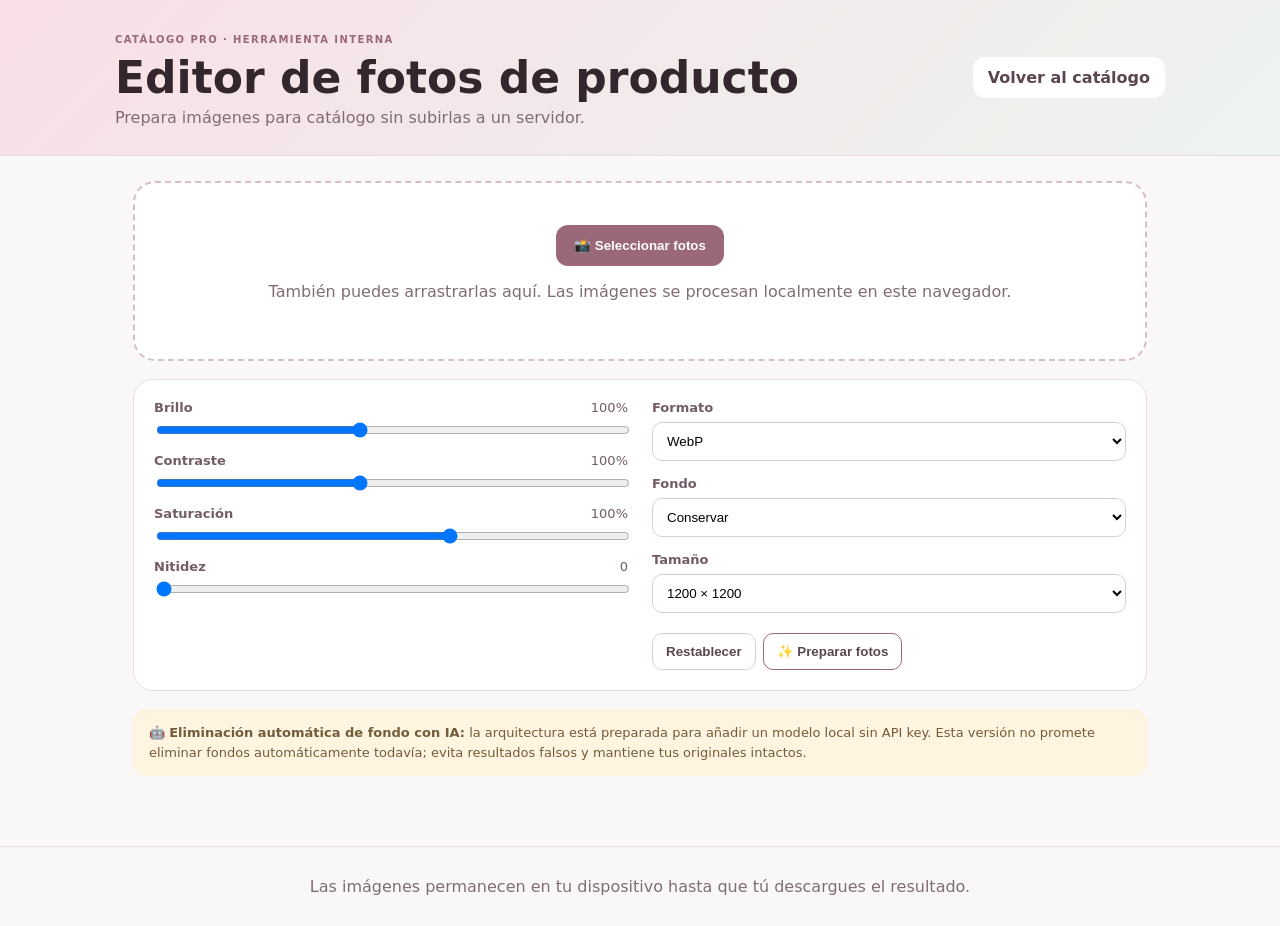
<file: editor-fotos/index.html>
<!doctype html><html lang="es"><head><meta charset="utf-8"><meta name="viewport" content="width=device-width,initial-scale=1"><meta name="description" content="Editor local de fotografías para catálogos."><title>Editor de fotos · Catálogo Pro</title><link rel="stylesheet" href="style.css"></head><body><header><div><span>CATÁLOGO PRO · HERRAMIENTA INTERNA</span><h1>Editor de fotos de producto</h1><p>Prepara imágenes para catálogo sin subirlas a un servidor.</p></div><a href="../">Volver al catálogo</a></header><main><section class="drop" id="drop"><input id="files" type="file" accept="image/jpeg,image/png,image/webp" multiple hidden><button id="pick">📸 Seleccionar fotos</button><p>También puedes arrastrarlas aquí. Las imágenes se procesan localmente en este navegador.</p></section><section class="controls"><div><label>Brillo <output id="brightnessOut">100%</output><input id="brightness" type="range" min="70" max="140" value="100"></label><label>Contraste <output id="contrastOut">100%</output><input id="contrast" type="range" min="70" max="140" value="100"></label><label>Saturación <output id="saturationOut">100%</output><input id="saturation" type="range" min="0" max="160" value="100"></label><label>Nitidez <output id="sharpnessOut">0</output><input id="sharpness" type="range" min="0" max="3" value="0"></label></div><div><label>Formato<select id="format"><option value="image/webp">WebP</option><option value="image/jpeg">JPG</option><option value="image/png">PNG</option></select></label><label>Fondo<select id="background"><option value="original">Conservar</option><option value="white">Blanco</option><option value="transparent">Transparente</option></select></label><label>Tamaño<select id="size"><option value="1200">1200 × 1200</option><option value="1000">1000 × 1000</option><option value="800">800 × 800</option><option value="original">Original</option></select></label><button id="reset">Restablecer</button><button id="process" class="primary">✨ Preparar fotos</button></div></section><div class="note">🤖 <b>Eliminación automática de fondo con IA:</b> la arquitectura está preparada para añadir un modelo local sin API key. Esta versión no promete eliminar fondos automáticamente todavía; evita resultados falsos y mantiene tus originales intactos.</div><section id="gallery" class="gallery"></section></main><footer>Las imágenes permanecen en tu dispositivo hasta que tú descargues el resultado.</footer><script src="app.js"></script></body></html>
</file>
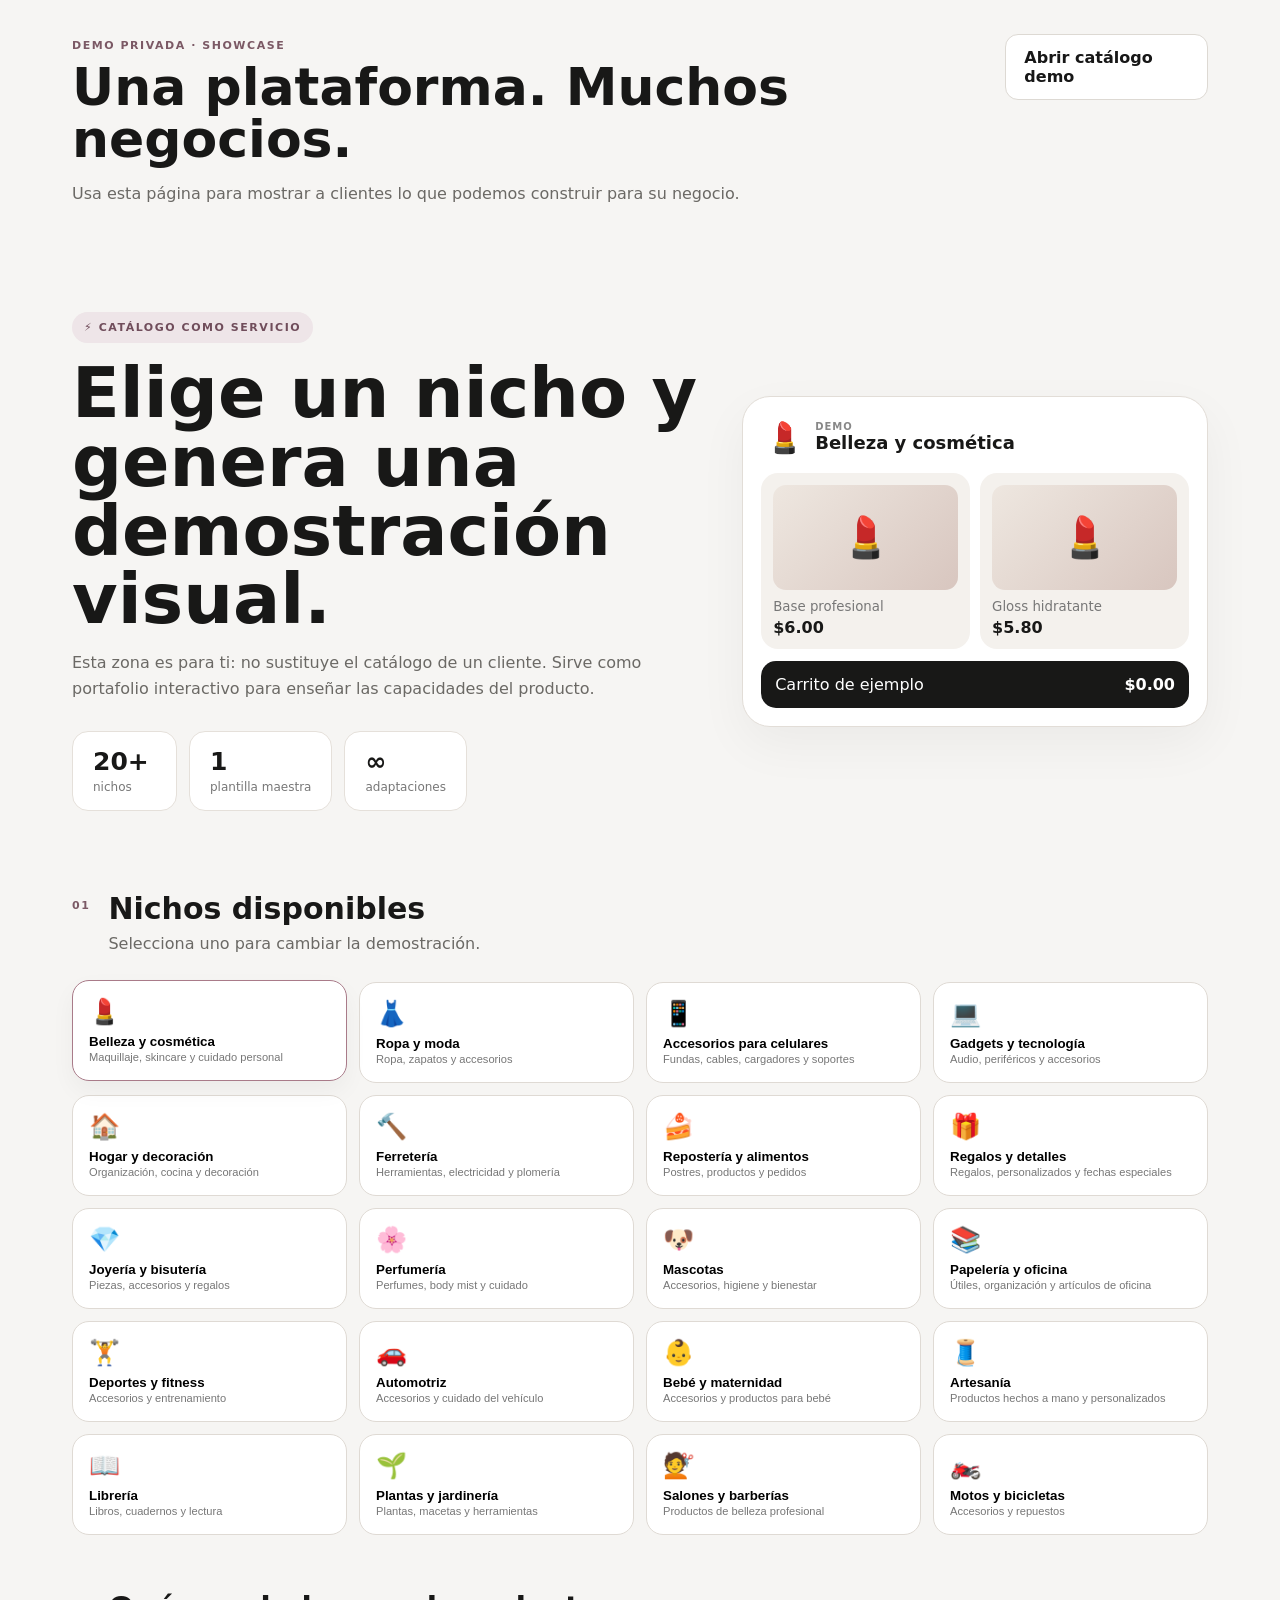
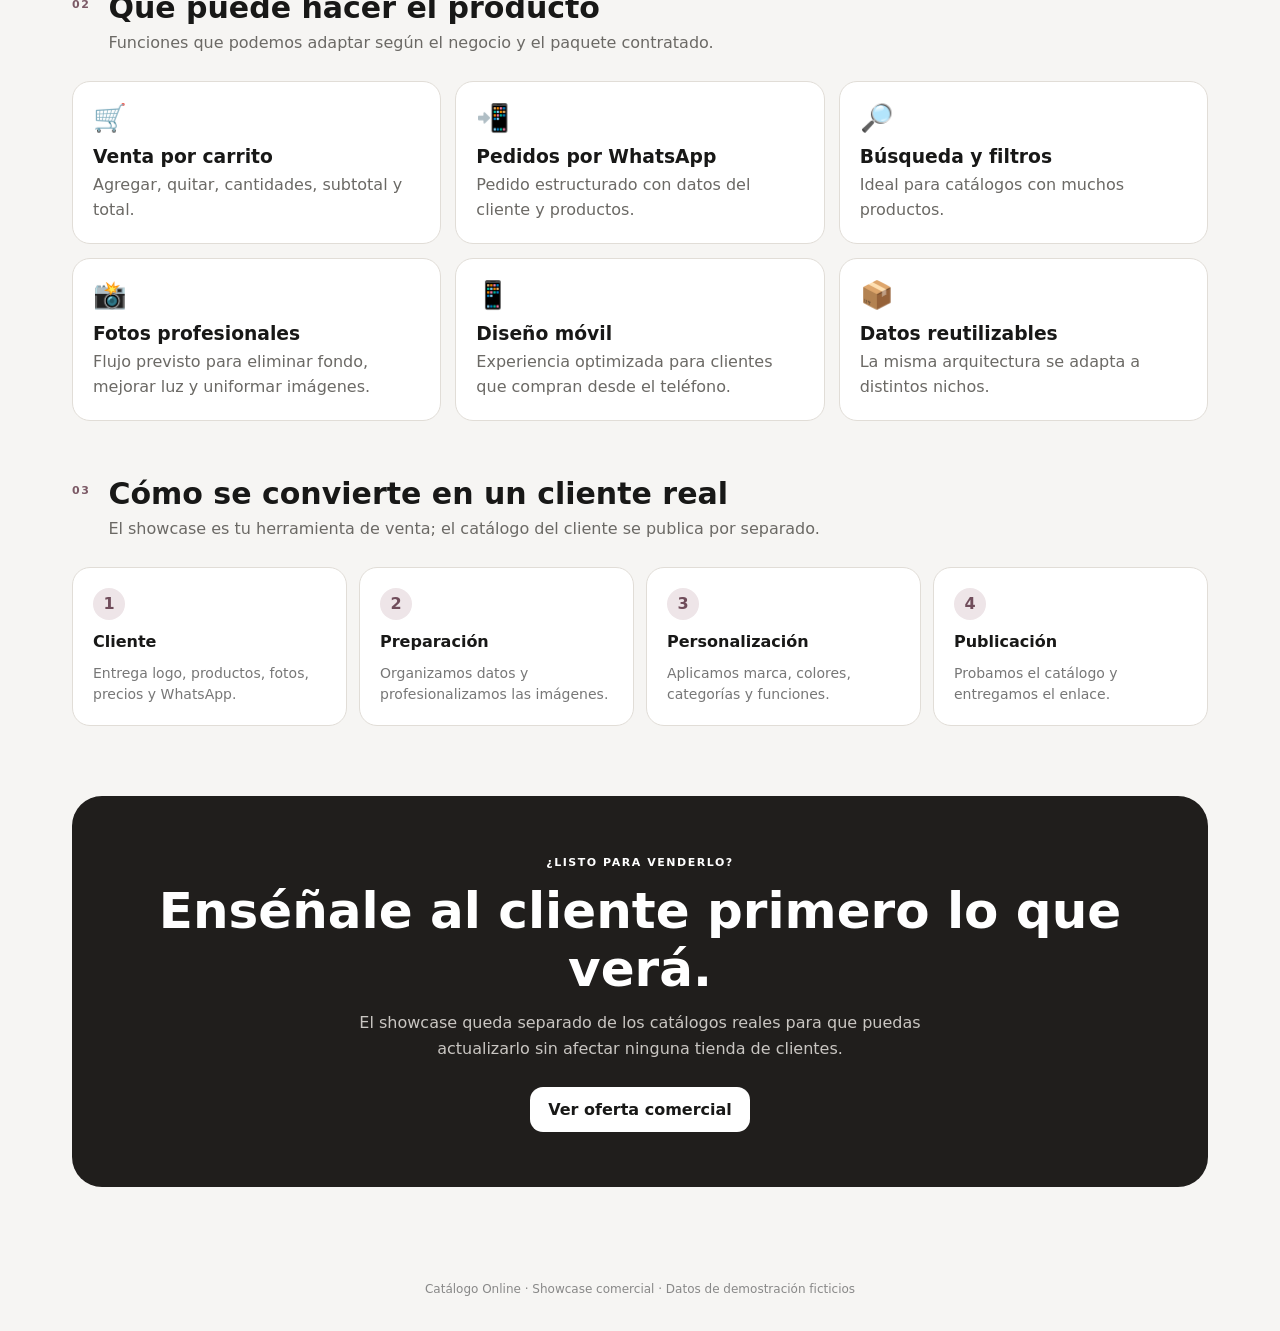
<file: showcase/index.html>
<!doctype html>
<html lang="es"><head><meta charset="utf-8"><meta name="viewport" content="width=device-width,initial-scale=1"><meta name="description" content="Showcase de Catálogo Online: demuestra cómo una misma plataforma se adapta a distintos negocios."><title>Catálogo Online · Showcase</title><link rel="stylesheet" href="style.css"></head><body>
<header class="top"><div><span class="eyebrow">DEMO PRIVADA · SHOWCASE</span><h1>Una plataforma. Muchos negocios.</h1><p>Usa esta página para mostrar a clientes lo que podemos construir para su negocio.</p></div><a class="btn ghost" href="../">Abrir catálogo demo</a></header>
<main>
<section class="hero"><div><span class="pill">⚡ CATÁLOGO COMO SERVICIO</span><h2>Elige un nicho y genera una demostración visual.</h2><p>Esta zona es para ti: no sustituye el catálogo de un cliente. Sirve como portafolio interactivo para enseñar las capacidades del producto.</p><div class="stats"><div><b>20+</b><span>nichos</span></div><div><b>1</b><span>plantilla maestra</span></div><div><b>∞</b><span>adaptaciones</span></div></div></div><div class="preview" id="preview"><div class="preview-head"><span id="previewIcon">💄</span><div><small>DEMO</small><strong id="previewName">Belleza & Cosmética</strong></div></div><div class="mini-grid" id="miniGrid"></div><div class="preview-total"><span>Carrito de ejemplo</span><b id="previewTotal">$0.00</b></div></div></section>
<section class="section"><div class="section-title"><span>01</span><div><h2>Nichos disponibles</h2><p>Selecciona uno para cambiar la demostración.</p></div></div><div class="niches" id="niches"></div></section>
<section class="section capabilities"><div class="section-title"><span>02</span><div><h2>Qué puede hacer el producto</h2><p>Funciones que podemos adaptar según el negocio y el paquete contratado.</p></div></div><div class="cap-grid"><article><b>🛒</b><h3>Venta por carrito</h3><p>Agregar, quitar, cantidades, subtotal y total.</p></article><article><b>📲</b><h3>Pedidos por WhatsApp</h3><p>Pedido estructurado con datos del cliente y productos.</p></article><article><b>🔎</b><h3>Búsqueda y filtros</h3><p>Ideal para catálogos con muchos productos.</p></article><article><b>📸</b><h3>Fotos profesionales</h3><p>Flujo previsto para eliminar fondo, mejorar luz y uniformar imágenes.</p></article><article><b>📱</b><h3>Diseño móvil</h3><p>Experiencia optimizada para clientes que compran desde el teléfono.</p></article><article><b>📦</b><h3>Datos reutilizables</h3><p>La misma arquitectura se adapta a distintos nichos.</p></article></div></section>
<section class="section process"><div class="section-title"><span>03</span><div><h2>Cómo se convierte en un cliente real</h2><p>El showcase es tu herramienta de venta; el catálogo del cliente se publica por separado.</p></div></div><div class="steps"><div><b>1</b><strong>Cliente</strong><span>Entrega logo, productos, fotos, precios y WhatsApp.</span></div><div><b>2</b><strong>Preparación</strong><span>Organizamos datos y profesionalizamos las imágenes.</span></div><div><b>3</b><strong>Personalización</strong><span>Aplicamos marca, colores, categorías y funciones.</span></div><div><b>4</b><strong>Publicación</strong><span>Probamos el catálogo y entregamos el enlace.</span></div></div></section>
<section class="cta"><span>¿LISTO PARA VENDERLO?</span><h2>Enséñale al cliente primero lo que verá.</h2><p>El showcase queda separado de los catálogos reales para que puedas actualizarlo sin afectar ninguna tienda de clientes.</p><a class="btn" href="../ventas/">Ver oferta comercial</a></section>
</main><footer>Catálogo Online · Showcase comercial · Datos de demostración ficticios</footer><script src="app.js"></script></body></html>
</file>
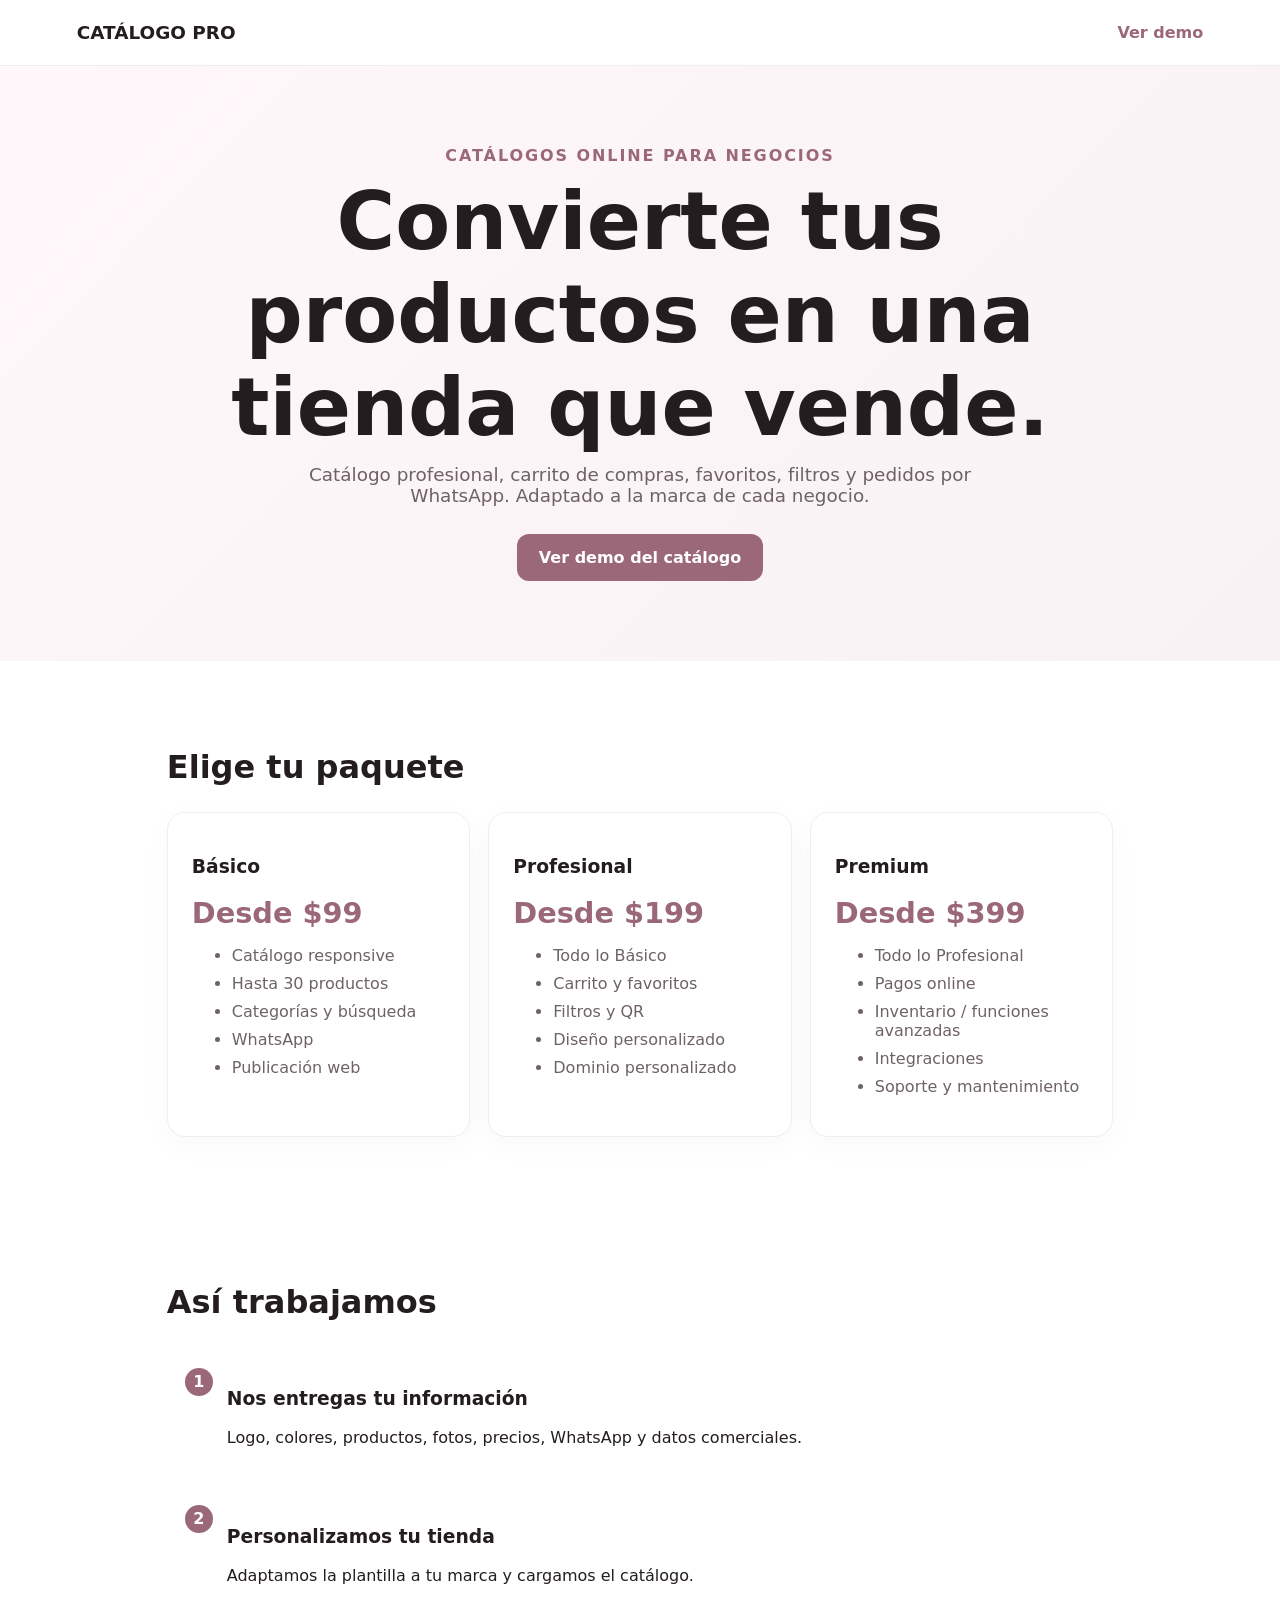
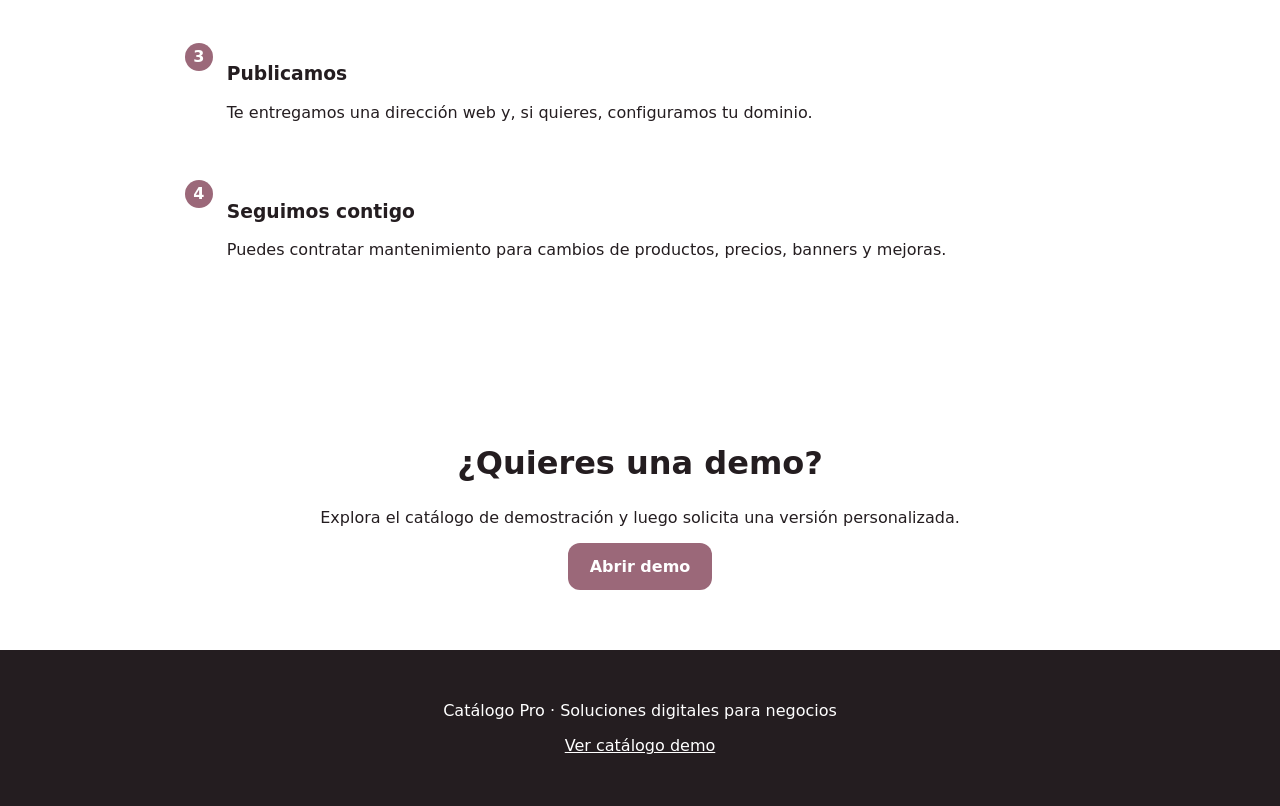
<file: ventas/index.html>
<!doctype html><html lang="es"><head><meta charset="utf-8"><meta name="viewport" content="width=device-width,initial-scale=1"><meta name="description" content="Catálogos online profesionales para negocios."><title>Catálogo Pro — Tu tienda online</title><style>:root{--p:#9b6879;--ink:#241d20;--muted:#6d6267}*{box-sizing:border-box}body{margin:0;font-family:system-ui,-apple-system,sans-serif;color:var(--ink);background:#fff}header{padding:22px 6%;display:flex;justify-content:space-between;align-items:center;border-bottom:1px solid #eee}header strong{font-size:1.15rem}header a{color:var(--p);font-weight:700;text-decoration:none}.hero{padding:80px 6%;text-align:center;background:linear-gradient(135deg,#fff7f9,#f8f2f4)}.eyebrow{color:var(--p);font-weight:800;letter-spacing:.12em}.hero h1{font-size:clamp(2.3rem,7vw,5rem);margin:10px auto;max-width:900px}.hero p{font-size:1.15rem;color:var(--muted);max-width:680px;margin:0 auto 28px}.cta{display:inline-block;padding:14px 22px;border-radius:12px;background:var(--p);color:#fff;text-decoration:none;font-weight:800}.wrap{max-width:1100px;margin:auto;padding:60px 6%}h2{font-size:2rem}.grid{display:grid;grid-template-columns:repeat(auto-fit,minmax(220px,1fr));gap:18px}.card{padding:24px;border:1px solid #eee;border-radius:18px;background:#fff;box-shadow:0 8px 30px #00000008}.price{font-size:1.8rem;font-weight:900;color:var(--p)}li{margin:9px 0;color:var(--muted)}.steps{counter-reset:s}.step{position:relative;padding:22px 22px 22px 60px}.step:before{counter-increment:s;content:counter(s);position:absolute;left:18px;top:20px;width:28px;height:28px;border-radius:50%;background:var(--p);color:#fff;text-align:center;line-height:28px;font-weight:800}footer{text-align:center;padding:35px;background:#241d20;color:#fff}footer a{color:#fff}</style></head><body><header><strong>CATÁLOGO PRO</strong><a href="../">Ver demo</a></header><section class="hero"><div class="eyebrow">CATÁLOGOS ONLINE PARA NEGOCIOS</div><h1>Convierte tus productos en una tienda que vende.</h1><p>Catálogo profesional, carrito de compras, favoritos, filtros y pedidos por WhatsApp. Adaptado a la marca de cada negocio.</p><a class="cta" href="../">Ver demo del catálogo</a></section><section class="wrap"><h2>Elige tu paquete</h2><div class="grid"><article class="card"><h3>Básico</h3><div class="price">Desde $99</div><ul><li>Catálogo responsive</li><li>Hasta 30 productos</li><li>Categorías y búsqueda</li><li>WhatsApp</li><li>Publicación web</li></ul></article><article class="card"><h3>Profesional</h3><div class="price">Desde $199</div><ul><li>Todo lo Básico</li><li>Carrito y favoritos</li><li>Filtros y QR</li><li>Diseño personalizado</li><li>Dominio personalizado</li></ul></article><article class="card"><h3>Premium</h3><div class="price">Desde $399</div><ul><li>Todo lo Profesional</li><li>Pagos online</li><li>Inventario / funciones avanzadas</li><li>Integraciones</li><li>Soporte y mantenimiento</li></ul></article></div></section><section class="wrap"><h2>Así trabajamos</h2><div class="steps"><div class="step"><h3>Nos entregas tu información</h3><p>Logo, colores, productos, fotos, precios, WhatsApp y datos comerciales.</p></div><div class="step"><h3>Personalizamos tu tienda</h3><p>Adaptamos la plantilla a tu marca y cargamos el catálogo.</p></div><div class="step"><h3>Publicamos</h3><p>Te entregamos una dirección web y, si quieres, configuramos tu dominio.</p></div><div class="step"><h3>Seguimos contigo</h3><p>Puedes contratar mantenimiento para cambios de productos, precios, banners y mejoras.</p></div></div></section><section class="wrap" style="text-align:center"><h2>¿Quieres una demo?</h2><p>Explora el catálogo de demostración y luego solicita una versión personalizada.</p><a class="cta" href="../">Abrir demo</a></section><footer><p>Catálogo Pro · Soluciones digitales para negocios</p><p><a href="../">Ver catálogo demo</a></p></footer></body></html>
</file>
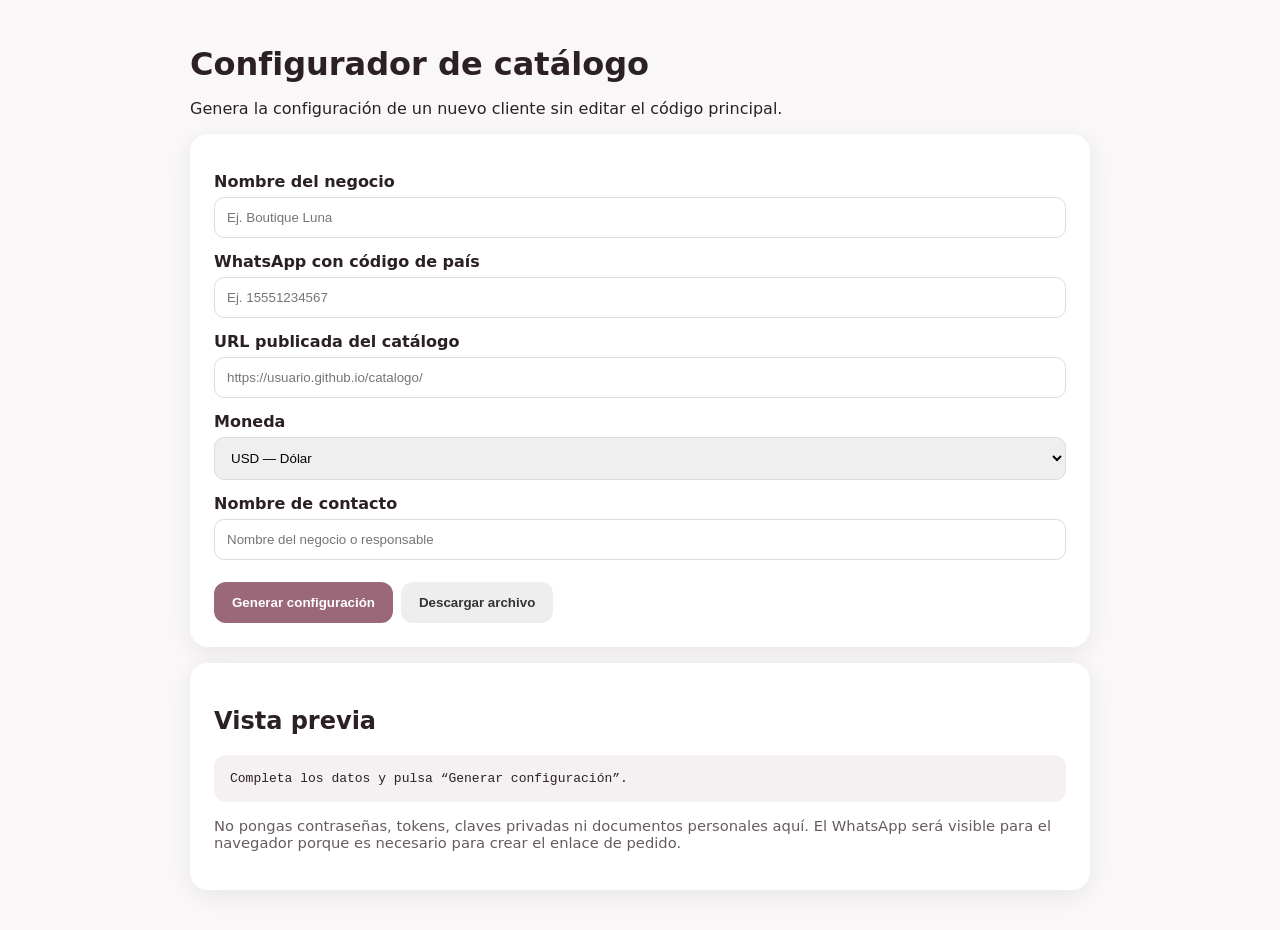
<file: configurador.html>
<!doctype html>
<html lang="es"><head><meta charset="utf-8"><meta name="viewport" content="width=device-width,initial-scale=1"><title>Configurador — Catálogo Comercial</title><style>body{font-family:system-ui,sans-serif;max-width:900px;margin:auto;padding:24px;background:#faf7f8;color:#2b2024}h1{margin-bottom:6px}.card{background:#fff;padding:24px;border-radius:18px;margin:16px 0;box-shadow:0 6px 24px #00000012}label{display:block;margin:14px 0;font-weight:700}input,select{width:100%;box-sizing:border-box;padding:12px;border:1px solid #ddd;border-radius:10px;margin-top:6px}button{border:0;border-radius:12px;padding:13px 18px;background:#9b6879;color:#fff;font-weight:700;cursor:pointer;margin:8px 8px 0 0}.secondary{background:#eee;color:#333}pre{white-space:pre-wrap;background:#f5f1f3;padding:16px;border-radius:12px;overflow:auto}.note{font-size:.92rem;color:#665b60}</style></head><body><h1>Configurador de catálogo</h1><p>Genera la configuración de un nuevo cliente sin editar el código principal.</p><div class="card"><label>Nombre del negocio<input id="businessName" placeholder="Ej. Boutique Luna"></label><label>WhatsApp con código de país<input id="whatsapp" placeholder="Ej. 15551234567"></label><label>URL publicada del catálogo<input id="catalogUrl" placeholder="https://usuario.github.io/catalogo/"></label><label>Moneda<select id="currency"><option value="USD">USD — Dólar</option><option value="EUR">EUR — Euro</option><option value="MXN">MXN — Peso mexicano</option><option value="COP">COP — Peso colombiano</option><option value="DOP">DOP — Peso dominicano</option><option value="VES">VES — Bolívar</option></select></label><label>Nombre de contacto<input id="contactName" placeholder="Nombre del negocio o responsable"></label><button id="generate">Generar configuración</button><button class="secondary" id="download">Descargar archivo</button></div><div class="card"><h2>Vista previa</h2><pre id="output">Completa los datos y pulsa “Generar configuración”.</pre><p class="note">No pongas contraseñas, tokens, claves privadas ni documentos personales aquí. El WhatsApp será visible para el navegador porque es necesario para crear el enlace de pedido.</p></div><script>let generated='';const $=id=>document.getElementById(id);function make(){const c={businessName:$('businessName').value.trim()||'NOMBRE DEL NEGOCIO',whatsapp:$('whatsapp').value.replace(/\D/g,'')||'NUMERO_WHATSAPP_CON_CODIGO_PAIS',catalogUrl:$('catalogUrl').value.trim()||'https://TU-USUARIO.github.io/TU-REPOSITORIO/',currency:$('currency').value,contactName:$('contactName').value.trim()||'CONTACTO'};generated=`// Configuración del cliente — reemplaza la configuración de app.js\nconst CLIENT_CONFIG = ${JSON.stringify(c,null,2)};\n`;$('output').textContent=generated}function download(){if(!generated)make();const blob=new Blob([generated],{type:'text/javascript'}),a=document.createElement('a');a.href=URL.createObjectURL(blob);a.download='CLIENT_CONFIG.js';a.click();URL.revokeObjectURL(a.href)}$('generate').onclick=make;$('download').onclick=download;</script></body></html>
</file>
<file: editor-fotos/style.css>
*{box-sizing:border-box}body{margin:0;font-family:system-ui,-apple-system,sans-serif;background:#faf7f8;color:#33262c}header{padding:28px max(18px,calc((100% - 1050px)/2));display:flex;justify-content:space-between;gap:20px;align-items:center;background:linear-gradient(135deg,#f8dfe5,#edf4ef);border-bottom:1px solid #eadde1}header span{font-size:10px;font-weight:800;letter-spacing:.14em;color:#9b6879}h1{margin:5px 0;font-size:clamp(28px,5vw,44px)}header p{margin:0;color:#806c75}header a{padding:11px 15px;background:#fff;border-radius:12px;text-decoration:none;color:#594650;font-weight:800}main{max-width:1050px;margin:auto;padding:25px 18px 50px}.drop{border:2px dashed #d7bdc6;border-radius:22px;background:#fff;padding:42px 20px;text-align:center}.drop.drag{background:#fff1f4;border-color:#9b6879}.drop button,.primary{border:0;border-radius:12px;padding:13px 18px;background:#9b6879;color:#fff;font-weight:800;cursor:pointer}.drop p{color:#806c75}.controls{margin:18px 0;padding:20px;border:1px solid #eadde1;border-radius:20px;background:#fff;display:grid;grid-template-columns:1fr 1fr;gap:24px}.controls label{display:block;margin:0 0 15px;font-size:13px;font-weight:800;color:#735c66}.controls input[type=range],.controls select{display:block;width:100%;margin-top:7px}.controls select{padding:10px;border:1px solid #dfcdd4;border-radius:10px;background:#fff}.controls output{float:right;font-weight:400}.controls button{margin:5px 7px 0 0;padding:10px 13px;border-radius:10px;border:1px solid #dfcdd4;background:#fff;color:#594650;font-weight:800;cursor:pointer}.controls .primary{border-color:#9b6879}.note{padding:14px 16px;border-radius:14px;background:#fff4df;color:#725c39;font-size:13px;line-height:1.5}.gallery{display:grid;grid-template-columns:repeat(auto-fill,minmax(220px,1fr));gap:16px;margin-top:20px}.item{background:#fff;border:1px solid #eadde1;border-radius:18px;padding:12px;overflow:hidden}.item canvas{width:100%;aspect-ratio:1;display:block;object-fit:contain;background:repeating-conic-gradient(#f1ecee 0 25%,#fff 0 50%) 50%/18px 18px;border-radius:12px}.item strong{display:block;margin:10px 2px 4px}.item small{color:#806c75}.item button{width:100%;margin-top:9px;padding:10px;border:0;border-radius:10px;background:#72a488;color:#fff;font-weight:800;cursor:pointer}footer{text-align:center;padding:30px;color:#806c75;border-top:1px solid #eadde1}@media(max-width:700px){header{flex-direction:column;align-items:flex-start}.controls{grid-template-columns:1fr}}
</file>
<file: showcase/style.css>
*{box-sizing:border-box}body{margin:0;font-family:Inter,system-ui,-apple-system,BlinkMacSystemFont,"Segoe UI",sans-serif;background:#f6f5f3;color:#181817}a{text-decoration:none;color:inherit}.top{max-width:1180px;margin:auto;padding:34px 22px;display:flex;justify-content:space-between;gap:24px;align-items:flex-start}.eyebrow,.pill,.section-title>span,.cta>span{font-size:11px;font-weight:800;letter-spacing:.14em}.eyebrow{color:#7b5965}.top h1{font-size:clamp(28px,5vw,52px);line-height:1;margin:8px 0}.top p,.hero p,.section-title p,.cta p{color:#6b6965;line-height:1.65}.btn{display:inline-flex;align-items:center;justify-content:center;padding:13px 18px;border-radius:13px;background:#171717;color:white;font-weight:800}.btn.ghost{background:white;color:#171717;border:1px solid #ddd9d3}.hero{max-width:1180px;margin:20px auto 0;padding:35px 22px;display:grid;grid-template-columns:1.15fr .85fr;gap:40px;align-items:center}.pill{display:inline-block;background:#eee5e8;color:#704d5b;padding:9px 12px;border-radius:999px}.hero h2{font-size:clamp(36px,6vw,70px);line-height:.98;margin:16px 0}.stats{display:flex;gap:12px;margin-top:28px}.stats div{background:white;border:1px solid #e5e0da;border-radius:16px;padding:15px 20px;min-width:105px}.stats b{display:block;font-size:25px}.stats span{font-size:12px;color:#777}.preview{background:#fff;border:1px solid #e2ddd7;border-radius:28px;padding:18px;box-shadow:0 18px 50px #0000000c}.preview-head{display:flex;gap:12px;align-items:center;padding:5px 5px 18px}.preview-head span{font-size:30px}.preview-head small{display:block;color:#888;font-size:10px;font-weight:800;letter-spacing:.1em}.preview-head strong{font-size:18px}.mini-grid{display:grid;grid-template-columns:repeat(2,1fr);gap:10px}.mini-card{padding:12px;border-radius:17px;background:#f4f1ed}.mini-photo{height:105px;border-radius:13px;display:grid;place-items:center;font-size:40px;background:linear-gradient(135deg,#eee7e0,#d8c6bf)}.mini-card small{display:block;color:#777;margin-top:9px}.mini-card b{display:block;margin-top:4px}.preview-total{margin-top:12px;padding:14px;border-radius:15px;background:#181817;color:white;display:flex;justify-content:space-between}.section{max-width:1180px;margin:35px auto;padding:10px 22px}.section-title{display:flex;gap:18px;align-items:flex-start;margin-bottom:20px}.section-title>span{color:#7b5965;padding-top:8px}.section-title h2{margin:0;font-size:30px}.section-title p{margin:5px 0}.niches{display:grid;grid-template-columns:repeat(4,1fr);gap:12px}.niche{border:1px solid #dfdad4;background:white;border-radius:17px;padding:16px;text-align:left;cursor:pointer;transition:.2s}.niche:hover,.niche.active{transform:translateY(-2px);border-color:#a97b89;box-shadow:0 10px 25px #0000000b}.niche b{font-size:25px}.niche strong{display:block;margin-top:8px}.niche small{color:#777}.cap-grid{display:grid;grid-template-columns:repeat(3,1fr);gap:14px}.cap-grid article{background:white;border:1px solid #e1ddd7;border-radius:18px;padding:20px}.cap-grid b{font-size:27px}.cap-grid h3{margin:12px 0 6px}.cap-grid p{margin:0;color:#6b6965;line-height:1.55}.steps{display:grid;grid-template-columns:repeat(4,1fr);gap:12px}.steps div{background:#fff;border:1px solid #e1ddd7;border-radius:18px;padding:20px}.steps b{display:grid;place-items:center;width:32px;height:32px;border-radius:50%;background:#eee5e8;color:#704d5b}.steps strong,.steps span{display:block;margin-top:12px}.steps span{color:#777;line-height:1.5;font-size:14px}.cta{max-width:1136px;margin:60px auto;padding:55px 30px;border-radius:30px;background:#201e1c;color:#fff;text-align:center}.cta h2{font-size:clamp(30px,5vw,50px);margin:12px 0}.cta p{color:#c9c6c2;max-width:650px;margin:0 auto 24px}.cta .btn{background:white;color:#181817}footer{text-align:center;padding:35px;color:#888;font-size:12px}@media(max-width:850px){.hero{grid-template-columns:1fr}.niches{grid-template-columns:repeat(2,1fr)}.cap-grid{grid-template-columns:repeat(2,1fr)}.steps{grid-template-columns:repeat(2,1fr)}.top{flex-direction:column}}@media(max-width:520px){.top{padding-top:22px}.hero{padding-top:15px}.stats{overflow:auto}.niches,.cap-grid,.steps{grid-template-columns:1fr}.preview{border-radius:20px}}
</file>
